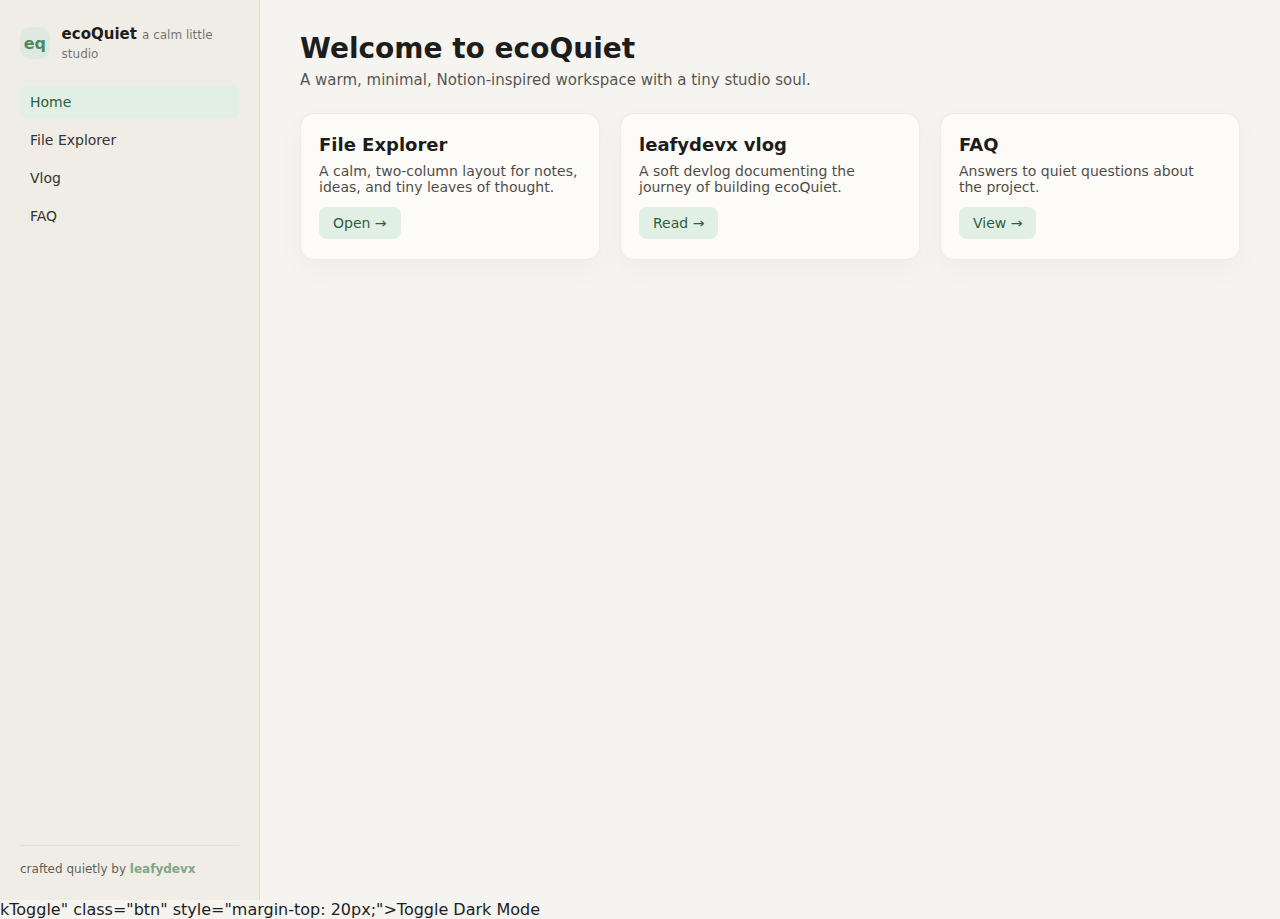
<file: ecoquiet/index.html>
<!DOCTYPE html> <html lang="en"> <head> <meta charset="UTF-8"> <title>ecoQuiet — a calm workspace</title> <meta name="viewport" content="width=device-width, initial-scale=1"> <link rel="stylesheet" href="style.css"> </head> <body class="page page-home"> <div class="app-shell"> <!-- Sidebar --> <aside class="sidebar"> <div class="sidebar-header"> <div class="logo-mark">eq</div> <div class="logo-text"> <span class="logo-title">ecoQuiet</span> <span class="logo-subtitle">a calm little studio</span> </div> </div> <nav class="nav-main"> <a href="index.html" class="nav-item nav-item-active">Home</a> <a href="explorer.html" class="nav-item">File Explorer</a> <a href="blog.html" class="nav-item">Vlog</a> <a href="faq.html" class="nav-item">FAQ</a> </nav> <footer class="sidebar-footer"> <span class="footer-text">crafted quietly by</span> <span class="footer-accent">leafydevx</span> </footer> </aside> <!-- Main --> <main class="main"> <header class="main-header"> <h1 class="page-title">Welcome to ecoQuiet</h1> <p class="page-subtitle"> A warm, minimal, Notion‑inspired workspace with a tiny studio soul. </p> </header> <section class="grid"> <article class="card"> <h2 class="card-title">File Explorer</h2> <p class="card-body"> A calm, two‑column layout for notes, ideas, and tiny leaves of thought. </p> <a href="explorer.html" class="btn">Open →</a> </article> <article class="card"> <h2 class="card-title">leafydevx vlog</h2> <p class="card-body"> A soft devlog documenting the journey of building ecoQuiet. </p> <a href="blog.html" class="btn">Read →</a> </article> <article class="card"> <h2 class="card-title">FAQ</h2> <p class="card-body"> Answers to quiet questions about the project. </p> <a href="faq.html" class="btn">View →</a> </article> </section> </main> </div> </body> </html>kToggle" class="btn" style="margin-top: 20px;">Toggle Dark Mode</button
</file>
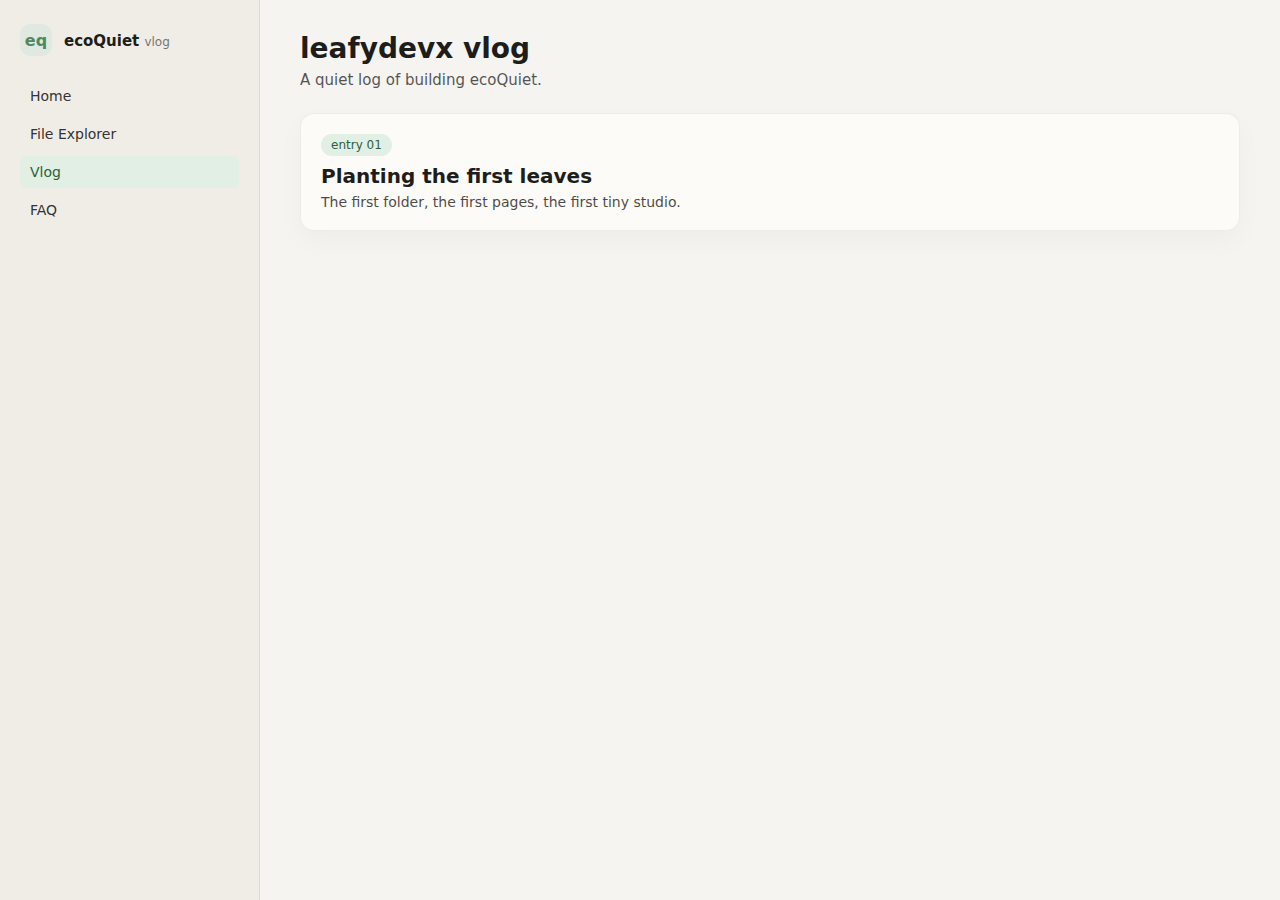
<file: ecoquiet/blog.html>
<!DOCTYPE html> <html lang="en"> <head> <meta charset="UTF-8"> <title>ecoQuiet — Vlog</title> <meta name="viewport" content="width=device-width, initial-scale=1"> <link rel="stylesheet" href="style.css"> </head> <body class="page page-blog"> <div class="app-shell"> <!-- Sidebar --> <aside class="sidebar"> <div class="sidebar-header"> <div class="logo-mark">eq</div> <div class="logo-text"> <span class="logo-title">ecoQuiet</span> <span class="logo-subtitle">vlog</span> </div> </div> <nav class="nav-main"> <a href="index.html" class="nav-item">Home</a> <a href="explorer.html" class="nav-item">File Explorer</a> <a href="blog.html" class="nav-item nav-item-active">Vlog</a> <a href="faq.html" class="nav-item">FAQ</a> </nav> </aside> <!-- Main --> <main class="main"> <header class="main-header"> <h1 class="page-title">leafydevx vlog</h1> <p class="page-subtitle">A quiet log of building ecoQuiet.</p> </header> <section class="vlog-list"> <article class="vlog-card"> <a href="posts/post-1.html" class="vlog-link"> <span class="vlog-pill">entry 01</span> <h2 class="vlog-title">Planting the first leaves</h2> <p class="vlog-excerpt"> The first folder, the first pages, the first tiny studio. </p> </a> </article> </section> </main> </div> </body> </html>
</file>
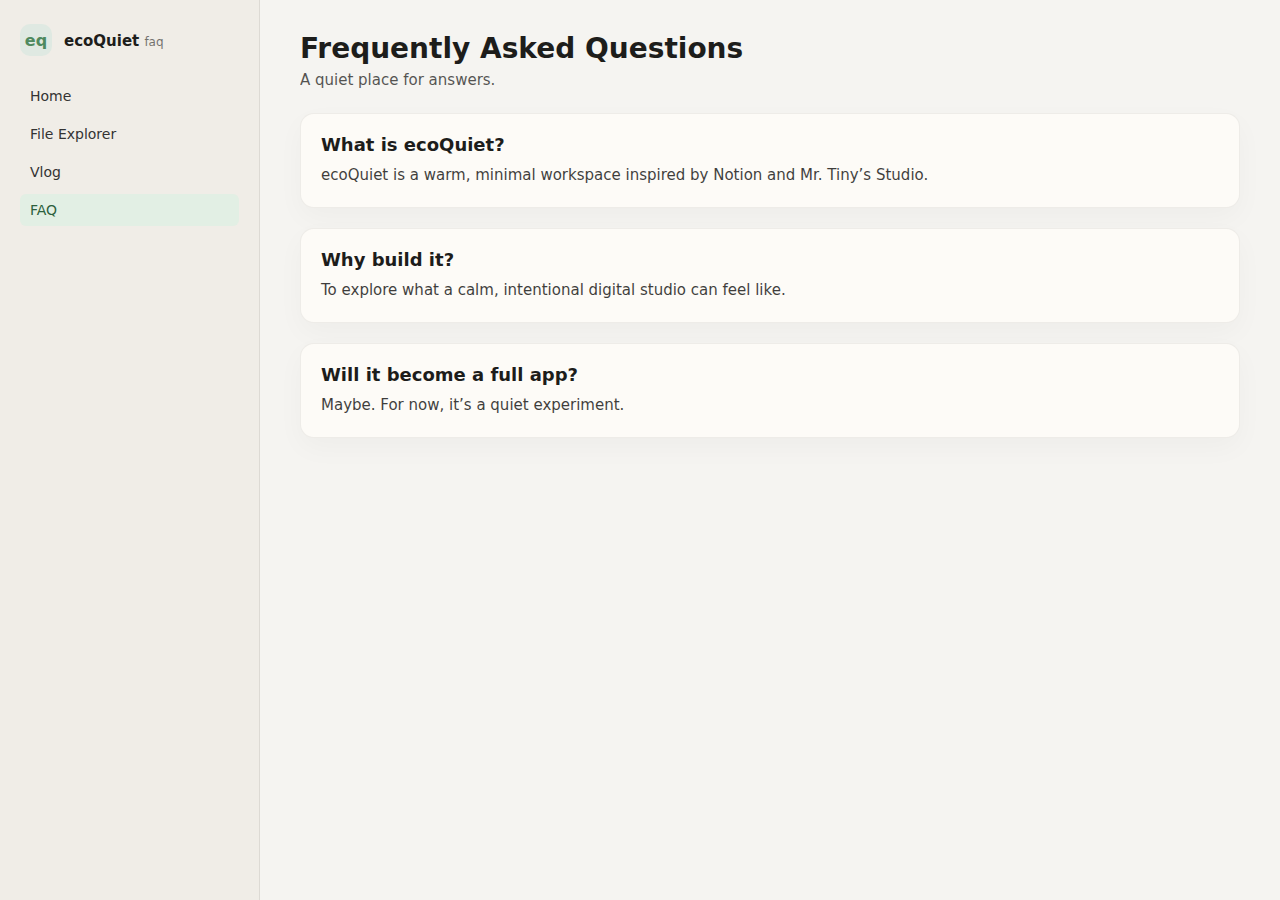
<file: ecoquiet/faq.html>
<!DOCTYPE html> <html lang="en"> <head> <meta charset="UTF-8"> <title>ecoQuiet — FAQ</title> <meta name="viewport" content="width=device-width, initial-scale=1"> <link rel="stylesheet" href="style.css"> </head> <body class="page page-faq"> <div class="app-shell"> <!-- Sidebar --> <aside class="sidebar"> <div class="sidebar-header"> <div class="logo-mark">eq</div> <div class="logo-text"> <span class="logo-title">ecoQuiet</span> <span class="logo-subtitle">faq</span> </div> </div> <nav class="nav-main"> <a href="index.html" class="nav-item">Home</a> <a href="explorer.html" class="nav-item">File Explorer</a> <a href="blog.html" class="nav-item">Vlog</a> <a href="faq.html" class="nav-item nav-item-active">FAQ</a> </nav> </aside> <!-- Main --> <main class="main"> <header class="main-header"> <h1 class="page-title">Frequently Asked Questions</h1> <p class="page-subtitle">A quiet place for answers.</p> </header> <section class="faq-list"> <article class="faq-item"> <h2 class="faq-question">What is ecoQuiet?</h2> <p class="faq-answer"> ecoQuiet is a warm, minimal workspace inspired by Notion and Mr. Tiny’s Studio. </p> </article> <article class="faq-item"> <h2 class="faq-question">Why build it?</h2> <p class="faq-answer"> To explore what a calm, intentional digital studio can feel like. </p> </article> <article class="faq-item"> <h2 class="faq-question">Will it become a full app?</h2> <p class="faq-answer"> Maybe. For now, it’s a quiet experiment. </p> </article> </section> </main> </div> </body> </html>
</file>
<file: ecoquiet/style.css>
/* ---------------------------------------------------------- ecoQuiet — Warm Minimal + Sage Green Global Stylesheet ---------------------------------------------------------- */ /* Reset */ * { margin: 0; padding: 0; box-sizing: border-box; } html, body { height: 100%; font-family: system-ui, -apple-system, BlinkMacSystemFont, "Segoe UI", sans-serif; background: #f5f4f1; color: #1d1d1b; -webkit-font-smoothing: antialiased; } /* Layout Shell */ .app-shell { display: grid; grid-template-columns: 260px 1fr; min-height: 100vh; } /* ---------------------------------------------------------- Sidebar ---------------------------------------------------------- */ .sidebar { background: #f0ede7; padding: 24px 20px; border-right: 1px solid rgba(0,0,0,0.08); display: flex; flex-direction: column; gap: 24px; } .sidebar-header { display: flex; align-items: center; gap: 12px; } .logo-mark { width: 32px; height: 32px; background: #dfe9e2; border-radius: 10px; display: flex; align-items: center; justify-content: center; font-weight: 600; color: #4F8A5F; } .logo-title { font-size: 15px; font-weight: 600; } .logo-subtitle { font-size: 12px; opacity: 0.6; } /* Navigation */ .nav-main { display: flex; flex-direction: column; gap: 6px; } .nav-item { padding: 8px 10px; border-radius: 6px; font-size: 14px; text-decoration: none; color: #333; transition: background 0.15s ease; } .nav-item:hover { background: rgba(255,255,255,0.6); } .nav-item-active { background: #e2efe4; color: #2d5f3d; font-weight: 500; } /* Sidebar footer */ .sidebar-footer { margin-top: auto; padding-top: 16px; border-top: 1px solid rgba(0,0,0,0.08); font-size: 12px; opacity: 0.7; } .footer-accent { color: #4F8A5F; font-weight: 600; } /* ---------------------------------------------------------- Main Content ---------------------------------------------------------- */ .main { padding: 32px 40px; overflow-y: auto; } .main-header { margin-bottom: 24px; } .page-title { font-size: 28px; margin-bottom: 6px; } .page-subtitle { font-size: 15px; opacity: 0.75; max-width: 600px; } /* ---------------------------------------------------------- Cards (Homepage) ---------------------------------------------------------- */ .grid { display: grid; gap: 20px; } @media (min-width: 860px) { .grid { grid-template-columns: repeat(3, 1fr); } } .card { background: #fdfbf7; padding: 20px 18px; border-radius: 14px; border: 1px solid rgba(0,0,0,0.06); box-shadow: 0 10px 28px rgba(0,0,0,0.03); } .card-title { font-size: 18px; margin-bottom: 8px; } .card-body { font-size: 14px; opacity: 0.8; margin-bottom: 12px; } .btn { display: inline-block; padding: 8px 14px; background: #e2efe4; color: #2d5f3d; border-radius: 8px; font-size: 14px; text-decoration: none; transition: background 0.15s ease; } .btn:hover { background: #d7e8da; } /* ---------------------------------------------------------- File Explorer ---------------------------------------------------------- */ .file-tree { list-style: none; display: flex; flex-direction: column; gap: 4px; } .file-tree-item { padding: 8px 10px; border-radius: 6px; cursor: pointer; font-size: 14px; display: flex; align-items: center; gap: 6px; transition: background 0.15s ease; } .file-tree-item:hover { background: rgba(255,255,255,0.6); } .file-tree-item-active { background: #e2efe4; color: #2d5f3d; font-weight: 500; } .breadcrumb { font-size: 13px; opacity: 0.7; margin-bottom: 16px; } .doc { background: #fdfbf7; padding: 24px; border-radius: 14px; border: 1px solid rgba(0,0,0,0.06); box-shadow: 0 10px 28px rgba(0,0,0,0.03); max-width: 760px; } .doc-title { font-size: 22px; margin-bottom: 12px; } .doc p { font-size: 15px; line-height: 1.6; margin-bottom: 12px; } .doc ul { margin-left: 20px; margin-bottom: 12px; } .doc-note { font-style: italic; opacity: 0.7; } /* ---------------------------------------------------------- Vlog List ---------------------------------------------------------- */ .vlog-list { display: flex; flex-direction: column; gap: 16px; } .vlog-card { background: #fdfbf7; padding: 20px; border-radius: 14px; border: 1px solid rgba(0,0,0,0.06); box-shadow: 0 10px 28px rgba(0,0,0,0.03); } .vlog-link { text-decoration: none; color: inherit; } .vlog-pill { display: inline-block; padding: 4px 10px; background: #e2efe4; color: #2d5f3d; border-radius: 999px; font-size: 12px; margin-bottom: 8px; } .vlog-title { font-size: 20px; margin-bottom: 6px; } .vlog-excerpt { font-size: 14px; opacity: 0.8; } /* ---------------------------------------------------------- Post Page ---------------------------------------------------------- */ .post { background: #fdfbf7; padding: 28px; border-radius: 16px; border: 1px solid rgba(0,0,0,0.06); box-shadow: 0 10px 28px rgba(0,0,0,0.03); max-width: 760px; } .post-kicker { font-size: 12px; opacity: 0.6; margin-bottom: 6px; } .post-title { font-size: 26px; margin-bottom: 6px; } .post-meta { font-size: 13px; opacity: 0.7; margin-bottom: 20px; } .post-body p { font-size: 15px; line-height: 1.7; margin-bottom: 14px; } .post-note { font-style: italic; opacity: 0.7; } .post-footer { margin-top: 20px; } /* ---------------------------------------------------------- FAQ Page ---------------------------------------------------------- */ .faq-list { display: flex; flex-direction: column; gap: 20px; } .faq-item { background: #fdfbf7; padding: 20px; border-radius: 14px; border: 1px solid rgba(0,0,0,0.06); box-shadow: 0 10px 28px rgba(0,0,0,0.03); } .faq-question { font-size: 18px; margin-bottom: 8px; } .faq-answer { font-size: 15px; line-height: 1.6; opacity: 0.85; } /* ---------------------------------------------------------- Utility ---------------------------------------------------------- */ .highlight { background: #e2efe4; padding: 2px 4px; border-radius: 4px; }/* ---------------------------------------------------------- Dark Mode ---------------------------------------------------------- */ body.dark { background: #1c1c1a; color: #f2f1ed; } /* Sidebar */ body.dark .sidebar { background: #22221f; border-right-color: rgba(255,255,255,0.08); } body.dark .logo-mark { background: #2d2d29; color: #9cc7a3; } body.dark .nav-item { color: #e6e6e3; } body.dark .nav-item:hover { background: rgba(255,255,255,0.08); } body.dark .nav-item-active { background: #2f3f34; color: #b7e0c0; } /* Cards, docs, posts */ body.dark .card, body.dark .doc, body.dark .vlog-card, body.dark .faq-item, body.dark .post { background: #2a2a27; border-color: rgba(255,255,255,0.06); box-shadow: 0 10px 28px rgba(0,0,0,0.4); } body.dark .btn { background: #2f3f34; color: #b7e0c0; } body.dark .btn:hover { background: #3a4c3f; } body.dark .vlog-pill { background: #2f3f34; color: #b7e0c0; } body.dark .highlight { background: #2f3f34; }
</file>
